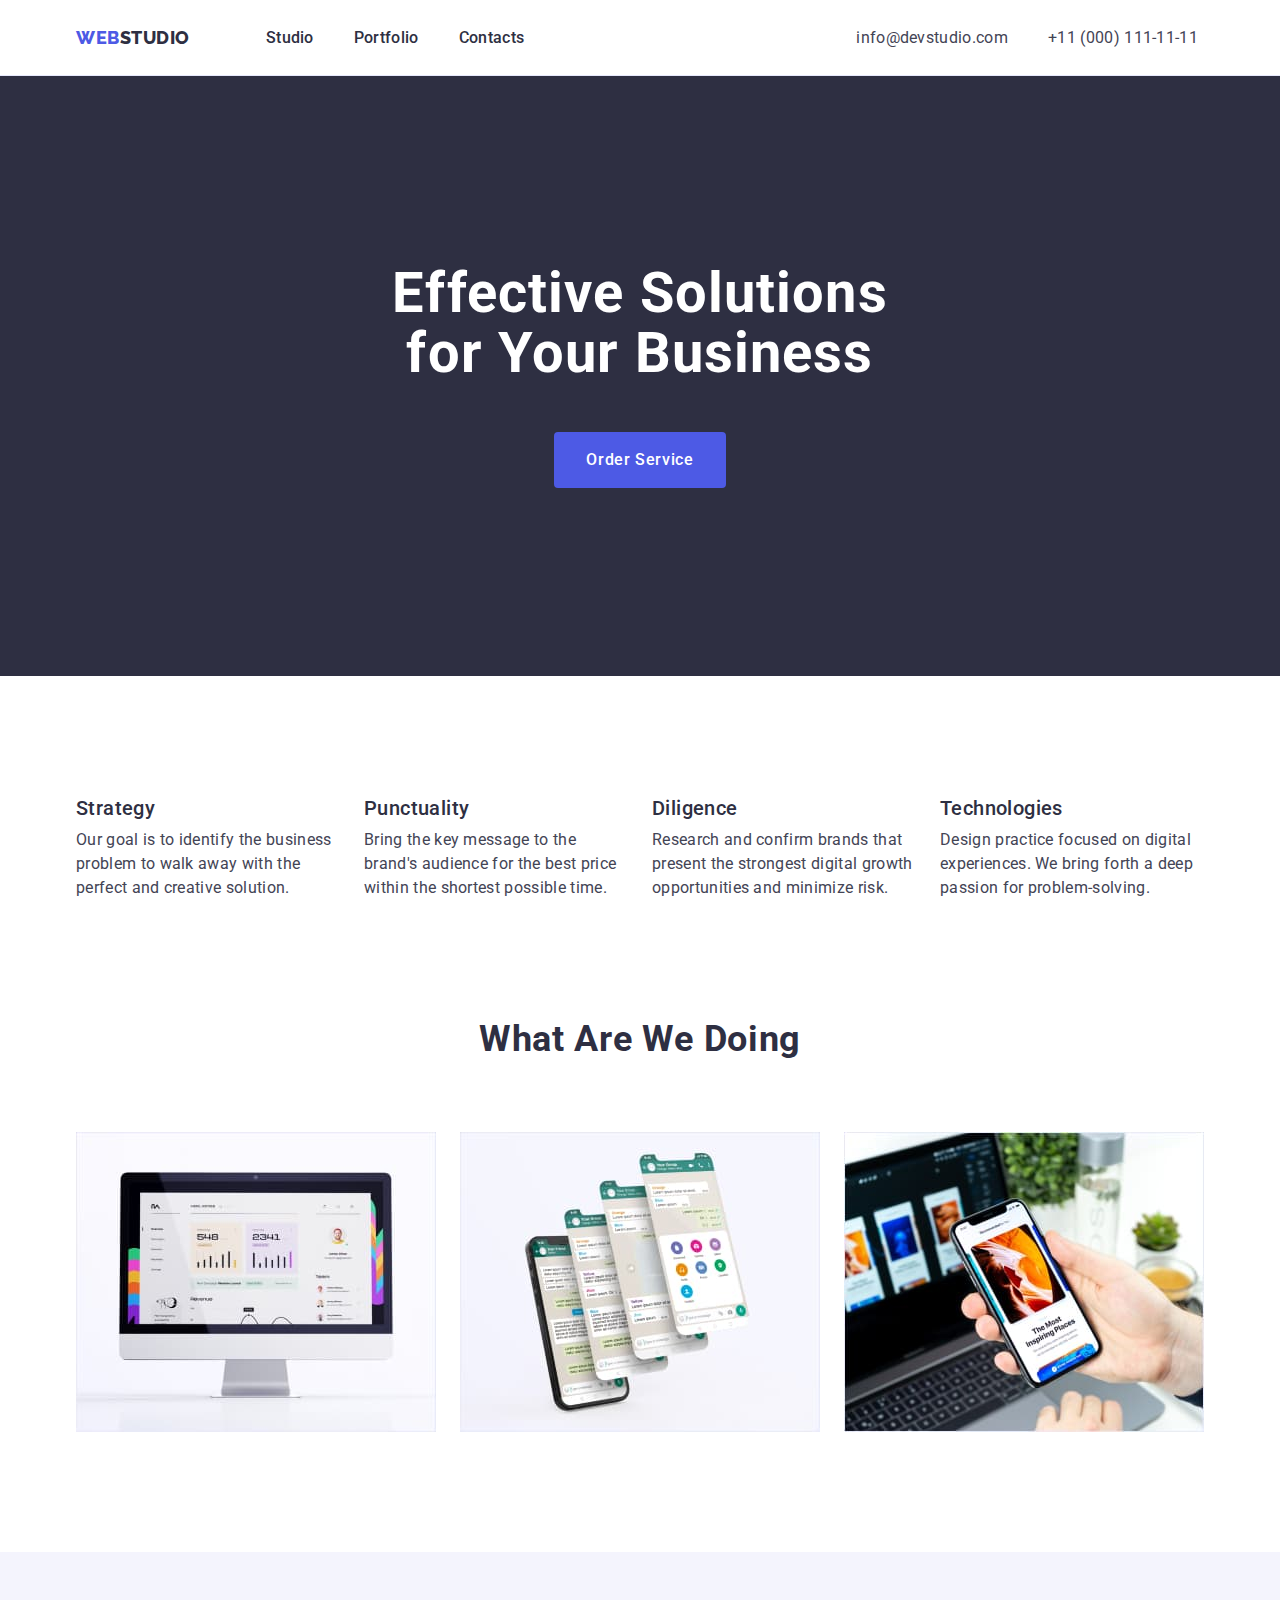
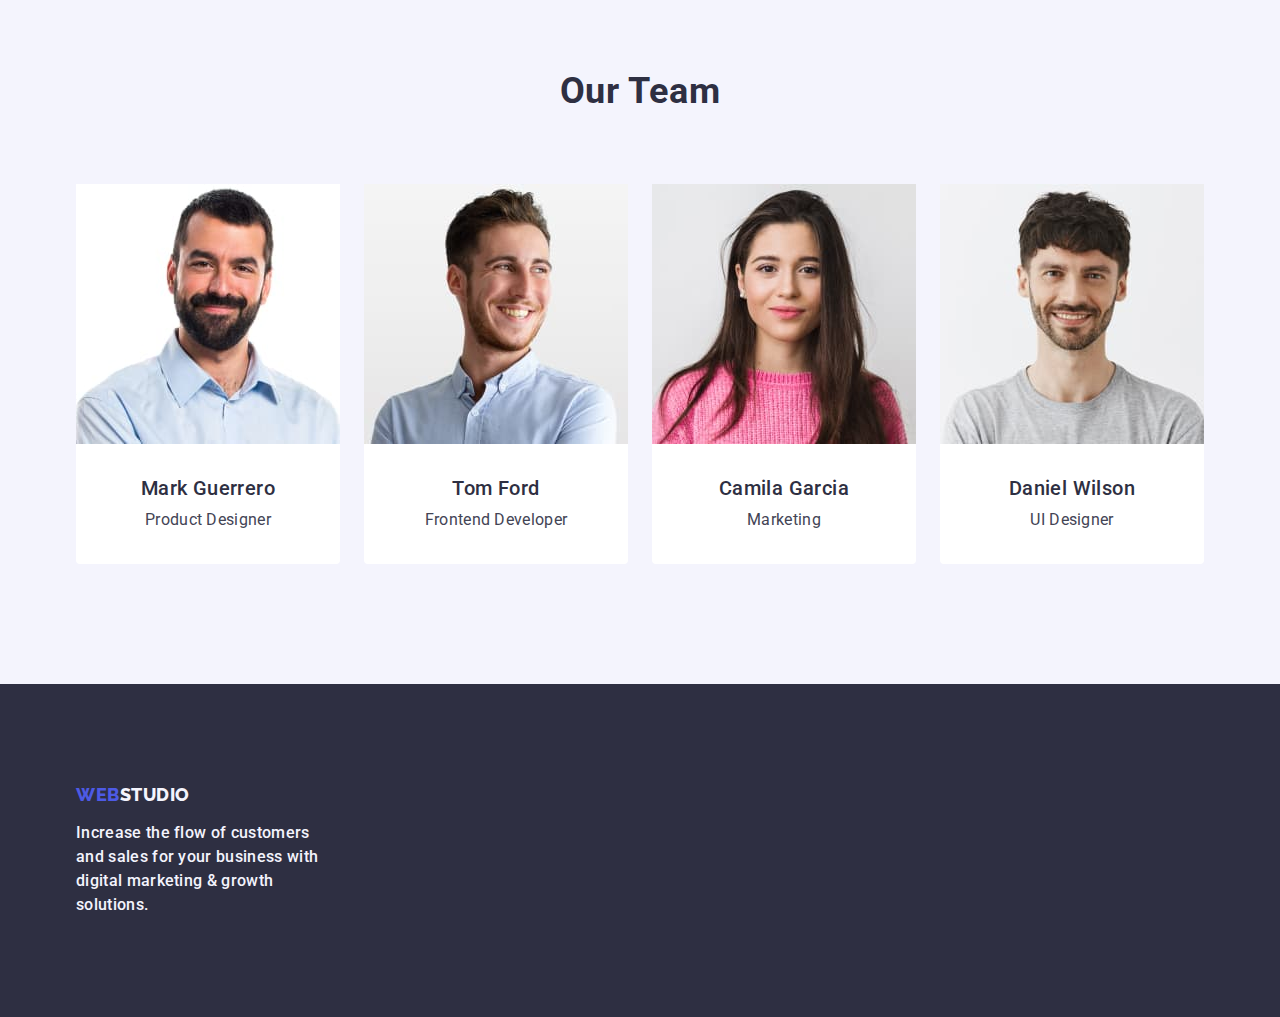
<file: index.html>
<!DOCTYPE html>
<html lang="en">
  <head>
    <meta charset="UTF-8" />
    <meta http-equiv="X-UA-Compatible" content="IE=edge" />
    <meta name="viewport" content="width=device-width, initial-scale=1.0" />
    <title>Web Studio</title>
    <link
      rel="stylesheet"
      href="https://cdnjs.cloudflare.com/ajax/libs/modern-normalize/1.0.0/modern-normalize.min.css"
    />
    <link rel="stylesheet" href="./css/styles.css" />
    <link rel="preconnect" href="https://fonts.googleapis.com" />
    <link rel="preconnect" href="https://fonts.gstatic.com" crossorigin />
    <link
      href="https://fonts.googleapis.com/css2?family=Raleway:wght@800&family=Roboto:wght@400;500;700;900&display=swap"
      rel="stylesheet"
    />
  </head>
  <body>
    <header class="header">
      <div class="container header-flex">
        <nav class="nav">
          <a class="logo link" href="./index.html"
            >Web<span class="studio-header">Studio</span></a
          >
          <ul class="list navigation">
            <li>
              <a class="link headlink studio-link" href="./index.html"
                >Studio</a
              >
            </li>
            <li>
              <a class="link headlink portfolio-link" href="./portfolio.html"
                >Portfolio</a
              >
            </li>
            <li><a class="link headlink" href="">Contacts</a></li>
          </ul>
        </nav>
        <address class="contacts">
          <ul class="list address">
            <li>
              <a class="link address-link" href="mailto:info@devstudio.com"
                >info@devstudio.com</a
              >
            </li>
            <li>
              <a class="link address-link" href="tel:+110001111111"
                >+11 (000) 111-11-11</a
              >
            </li>
          </ul>
        </address>
      </div>
    </header>
    <main>
      <section class="hero">
        <div class="container">
          <h1 class="solutions">Effective Solutions for Your Business</h1>
          <button class="order-btn" type="button">Order Service</button>
        </div>
      </section>
      <section class="features">
        <div class="container">
          <h2 class="section-headline visually-hidden">Features</h2>
          <ul class="list features-list">
            <li class="features-item">
              <h3 class="lists-headline">Strategy</h3>
              <p class="lists-text">
                Our goal is to identify the business problem to walk away with
                the perfect and creative solution.
              </p>
            </li>
            <li class="features-item">
              <h3 class="lists-headline">Punctuality</h3>
              <p class="lists-text">
                Bring the key message to the brand's audience for the best price
                within the shortest possible time.
              </p>
            </li>
            <li class="features-item">
              <h3 class="lists-headline">Diligence</h3>
              <p class="lists-text">
                Research and confirm brands that present the strongest digital
                growth opportunities and minimize risk.
              </p>
            </li>
            <li class="features-item">
              <h3 class="lists-headline">Technologies</h3>
              <p class="lists-text">
                Design practice focused on digital experiences. We bring forth a
                deep passion for problem-solving.
              </p>
            </li>
          </ul>
        </div>
      </section>
      <section class="our-products">
        <div class="container">
          <h2 class="section-headline">What are we doing</h2>
          <ul class="list our-products-list">
            <li class="our-products-item">
              <img
                src="./images/computer.jpg"
                alt="imac with statistic"
                width="360"
                height="300"
              />
            </li>
            <li class="our-products-item">
              <img
                src="./images/phone-screens.jpg"
                alt="phone with opened 4 pages"
                width="360"
                height="300"
              />
            </li>
            <li class="our-products-item">
              <img
                src="./images/phone-in-hend.jpg"
                alt="phone in hand"
                width="360"
                height="300"
              />
            </li>
          </ul>
        </div>
      </section>
      <section class="team">
        <div class="container">
          <h2 class="section-headline">Our Team</h2>
          <ul class="list team-list">
            <li class="teammate">
              <img
                class="teammate-photo"
                src="./images/guerrero.jpg"
                alt="mark guerrero"
                width="264"
                height="260"
              />
              <div class="personal-info">
                <h3 class="lists-headline teammate-name">Mark Guerrero</h3>
                <p class="lists-text teammate-position">Product Designer</p>
              </div>
            </li>
            <li class="teammate">
              <img
                class="teammate-photo"
                src="./images/ford.jpg"
                alt="tom ford"
                width="264"
                height="260"
              />
              <div class="personal-info">
                <h3 class="lists-headline teammate-name">Tom Ford</h3>
                <p class="lists-text teammate-position">Frontend Developer</p>
              </div>
            </li>
            <li class="teammate">
              <img
                class="teammate-photo"
                src="./images/garcia.jpg"
                alt="camila garcia"
                width="264"
                height="260"
              />
              <div class="personal-info">
                <h3 class="lists-headline teammate-name">Camila Garcia</h3>
                <p class="lists-text teammate-position">Marketing</p>
              </div>
            </li>
            <li class="teammate">
              <img
                class="teammate-photo"
                src="./images/wilson.jpg"
                alt="daniel wilson"
                width="264"
                height="260"
              />
              <div class="personal-info">
                <h3 class="lists-headline teammate-name">Daniel Wilson</h3>
                <p class="lists-text teammate-position">UI Designer</p>
              </div>
            </li>
          </ul>
        </div>
      </section>
    </main>
    <footer class="footer">
      <div class="container">
        <a class="logo link footer-logo" href="./index.html"
          >Web<span class="studio-footer">Studio</span></a
        >
        <p class="footer-text">
          Increase the flow of customers and sales for your business with
          digital marketing & growth solutions.
        </p>
      </div>
    </footer>
  </body>
</html>
</file>
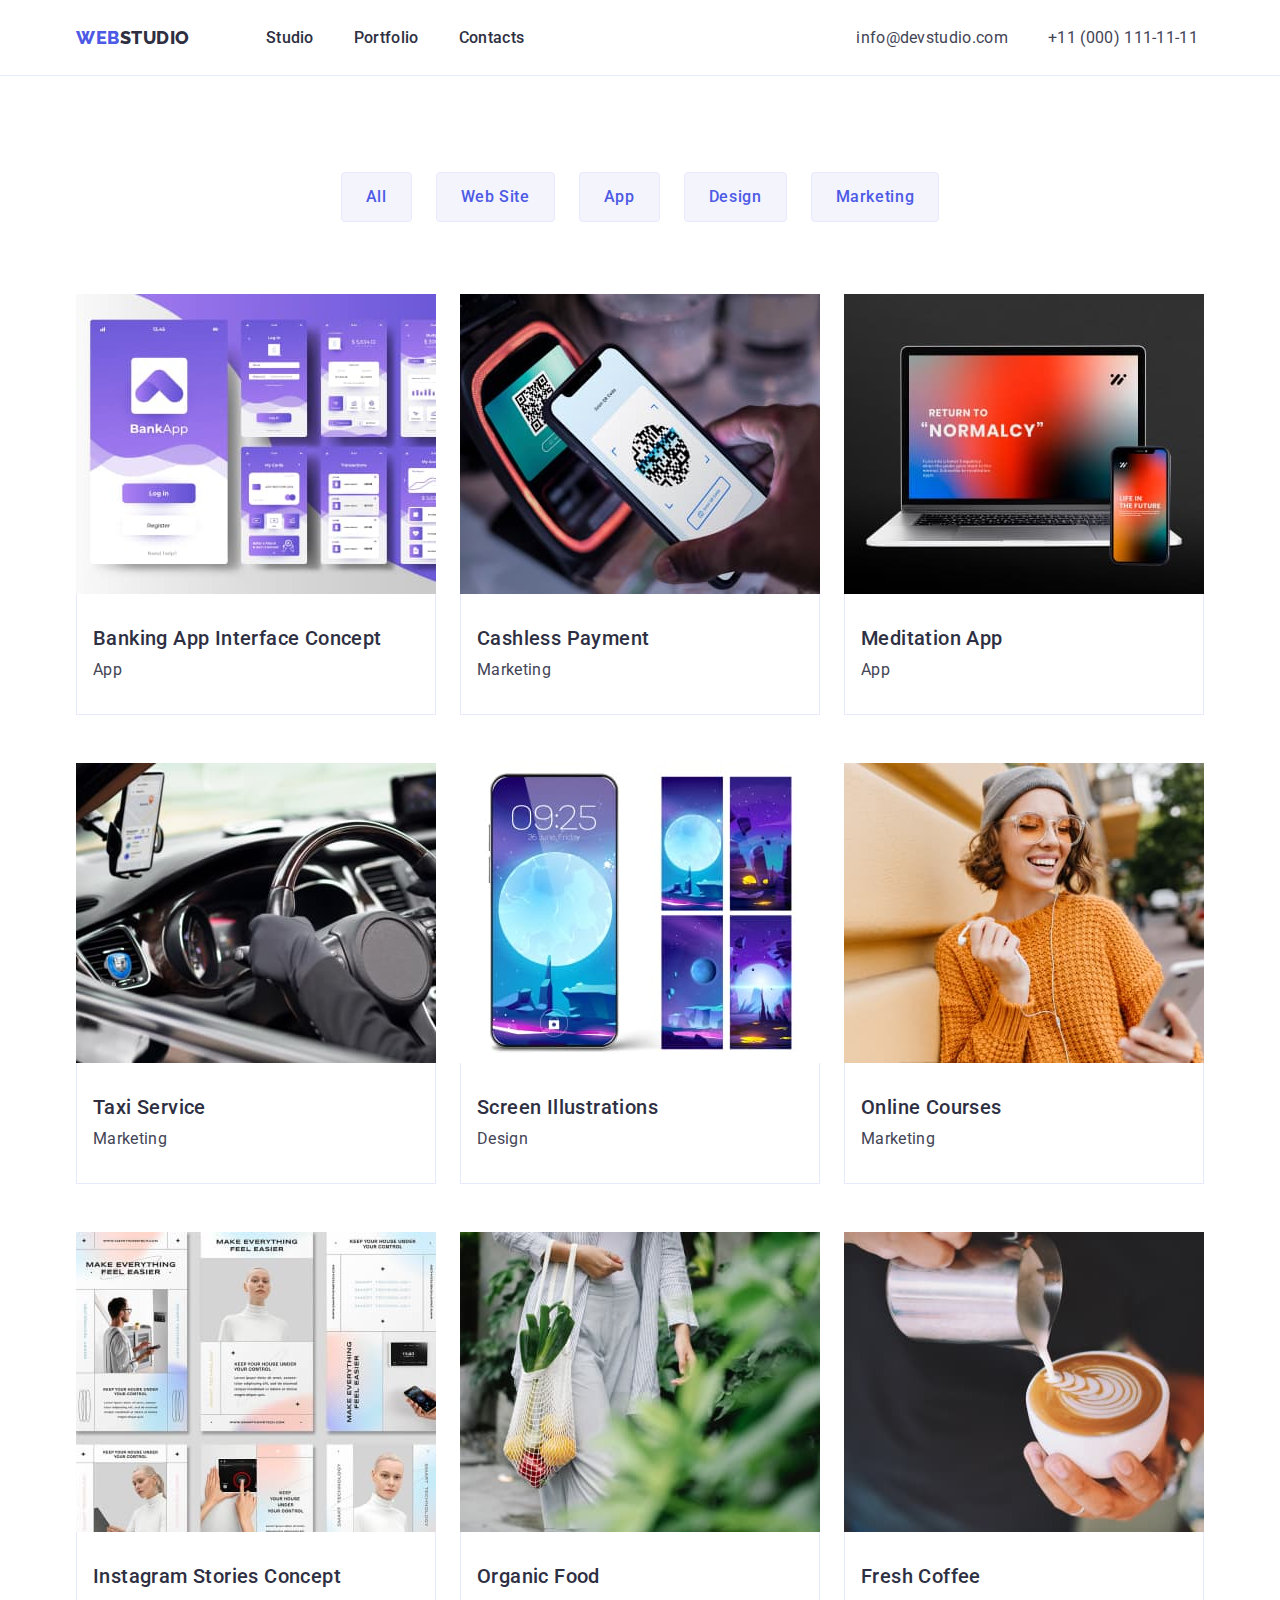
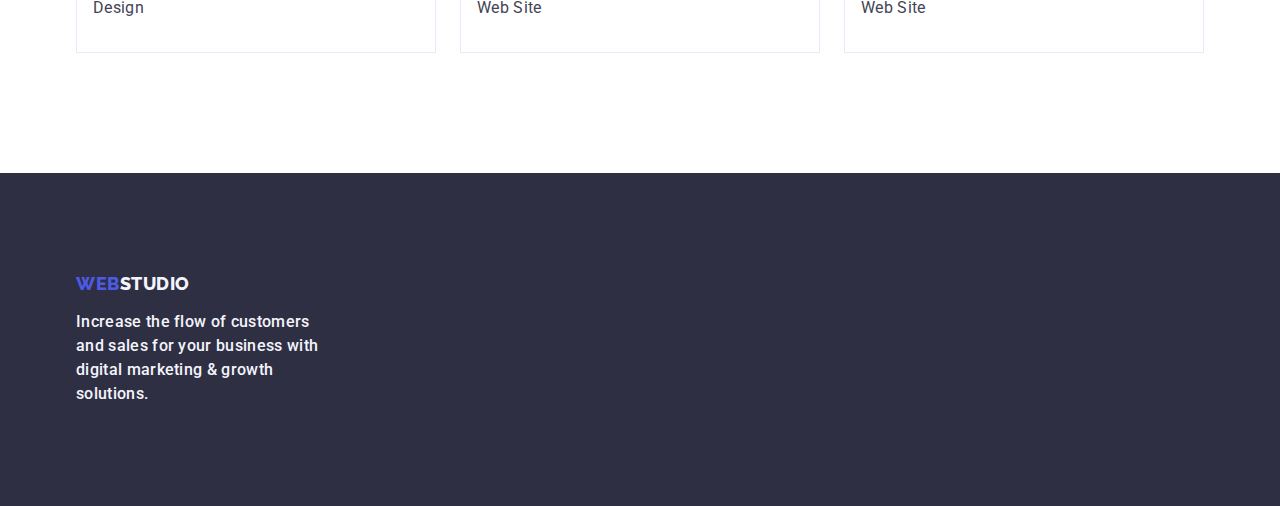
<file: portfolio.html>
<!DOCTYPE html>
<html lang="en">
  <head>
    <meta charset="UTF-8" />
    <meta http-equiv="X-UA-Compatible" content="IE=edge" />
    <meta name="viewport" content="width=device-width, initial-scale=1.0" />
    <title>Portfolio</title>
    <link
      rel="stylesheet"
      href="https://cdnjs.cloudflare.com/ajax/libs/modern-normalize/1.0.0/modern-normalize.min.css"
    />
    <link rel="stylesheet" href="./css/styles.css" />
    <link rel="preconnect" href="https://fonts.googleapis.com" />
    <link rel="preconnect" href="https://fonts.gstatic.com" crossorigin />
    <link
      href="https://fonts.googleapis.com/css2?family=Raleway:wght@800&family=Roboto:wght@400;500;700;900&display=swap"
      rel="stylesheet"
    />
  </head>
  <body>
    <header class="header">
      <div class="container header-flex">
        <nav class="nav">
          <a class="logo link" href="./index.html"
            >Web<span class="studio-header">Studio</span></a
          >
          <ul class="list navigation">
            <li>
              <a class="link headlink studio-link" href="./index.html"
                >Studio</a
              >
            </li>
            <li>
              <a class="link headlink portfolio-link" href="./portfolio.html"
                >Portfolio</a
              >
            </li>
            <li><a class="link headlink" href="">Contacts</a></li>
          </ul>
        </nav>
        <address class="contacts">
          <ul class="list address">
            <li>
              <a class="link address-link" href="mailto:info@devstudio.com"
                >info@devstudio.com</a
              >
            </li>
            <li>
              <a class="link address-link" href="tel:+110001111111"
                >+11 (000) 111-11-11</a
              >
            </li>
          </ul>
        </address>
      </div>
    </header>
    <main>
      <section class="section-products">
        <div class="container">
          <h1 class="visually-hidden">Products</h1>
          <ul class="list filtre-btns">
            <li class="filtre-btn-item">
              <button class="filtre-btn" type="button">All</button>
            </li>
            <li class="filtre-btn-item">
              <button class="filtre-btn" type="button">Web Site</button>
            </li>
            <li class="filtre-btn-item">
              <button class="filtre-btn" type="button">App</button>
            </li>
            <li class="filtre-btn-item">
              <button class="filtre-btn" type="button">Design</button>
            </li>
            <li class="filtre-btn-item">
              <button class="filtre-btn" type="button">Marketing</button>
            </li>
          </ul>
          <ul class="list products">
            <li class="products-item">
              <a class="link product-link" href="">
                <img
                  class="product-img"
                  src="./images/interface-concept.jpg"
                  alt="app concept"
                  width="360"
                  height="300"
                />
                <div class="description">
                  <h2 class="lists-headline">Banking App Interface Concept</h2>
                  <p class="lists-text product-type">App</p>
                </div>
              </a>
            </li>
            <li class="products-item">
              <a class="link product-link" href="">
                <img
                  class="product-img"
                  src="./images/cashless-payment.jpg"
                  alt="phone payment"
                  width="360"
                  height="300"
                />
                <div class="description">
                  <h2 class="lists-headline">Cashless Payment</h2>
                  <p class="lists-text product-type">Marketing</p>
                </div>
              </a>
            </li>
            <li class="products-item">
              <a class="link product-link" href="">
                <img
                  class="product-img"
                  src="./images/meditation-app.jpg"
                  alt="laptop and phone"
                  width="360"
                  height="300"
                />
                <div class="description">
                  <h2 class="lists-headline">Meditation App</h2>
                  <p class="lists-text product-type">App</p>
                </div>
              </a>
            </li>
            <li class="products-item">
              <a class="link product-link" href="">
                <img
                  class="product-img"
                  src="./images/taxi-service.jpg"
                  alt="vehicle interior"
                  width="360"
                  height="300"
                />
                <div class="description">
                  <h2 class="lists-headline">Taxi Service</h2>
                  <p class="lists-text product-type">Marketing</p>
                </div>
              </a>
            </li>
            <li class="products-item">
              <a class="link product-link" href="">
                <img
                  class="product-img"
                  src="./images/screen-illustrations.jpg"
                  alt="phone screens"
                  width="360"
                  height="300"
                />
                <div class="description">
                  <h2 class="lists-headline">Screen Illustrations</h2>
                  <p class="lists-text product-type">Design</p>
                </div>
              </a>
            </li>
            <li class="products-item">
              <a class="link product-link" href="">
                <img
                  class="product-img"
                  src="./images/online-courses.jpg"
                  alt="girl with headphones"
                  width="360"
                  height="300"
                />
                <div class="description">
                  <h2 class="lists-headline">Online Courses</h2>
                  <p class="lists-text product-type">Marketing</p>
                </div>
              </a>
            </li>
            <li class="products-item">
              <a class="link product-link" href="">
                <img
                  class="product-img"
                  src="./images/instagram-stories-concept.jpg"
                  alt="instagram comcept stories"
                  width="360"
                  height="300"
                />
                <div class="description">
                  <h2 class="lists-headline">Instagram Stories Concept</h2>
                  <p class="lists-text product-type">Design</p>
                </div>
              </a>
            </li>
            <li class="products-item">
              <a class="link product-link" href="">
                <img
                  class="product-img"
                  src="./images/organic-food.jpg"
                  alt="vegetables in the net"
                  width="360"
                  height="300"
                />
                <div class="description">
                  <h2 class="lists-headline">Organic Food</h2>
                  <p class="lists-text product-type">Web Site</p>
                </div>
              </a>
            </li>
            <li class="products-item">
              <a class="link product-link" href="">
                <img
                  class="product-img"
                  src="./images/fresh-coffe.jpg"
                  alt="a cap of coffe"
                  width="360"
                  height="300"
                />
                <div class="description">
                  <h2 class="lists-headline">Fresh Coffee</h2>
                  <p class="lists-text product-type">Web Site</p>
                </div>
              </a>
            </li>
          </ul>
        </div>
      </section>
    </main>
    <footer class="footer">
      <div class="container">
        <a class="logo link footer-logo" href="./index.html"
          >Web<span class="studio-footer">Studio</span></a
        >
        <p class="footer-text">
          Increase the flow of customers and sales for your business with
          digital marketing & growth solutions.
        </p>
      </div>
    </footer>
  </body>
</html>
</file>
<file: css/styles.css>
/**-------------GLOBAL-------------**/

body {
    font-family: 'Roboto', sans-serif;
    color: #434455;
    background-color: var(--body-bg-color);
font-weight: 500;
}

h1, 
h2, 
h3, 
h4, 
h5, 
h6, 
p {
    margin: 0;
}

ul, ol {
    margin: 0;
    padding: 0;
}

img {
    display: block;
}

.container {
    width: 1158px;  /*! delete 2 px when delete borders*/
    padding: 0 15px;
    margin: 0 auto;
    /* border: 1px solid #404BBF; */
}

.link {
    text-decoration: none;
}

.list {
    list-style-type: none;
}

.visually-hidden {
    position: absolute;
    width: 1px;
    height: 1px;
    margin: -1px;
    border: 0;
    padding: 0;
    white-space: nowrap;
    clip-path: inset(100%);
    clip: rect(0 0 0 0);
    overflow: hidden;
}

/**-------------VAR-------------**/

:root {
    --body-bg-color: #FFFFFF;
    --bg-color: #2E2F42;
    --linkaction-color: #404BBF;
    --web-color: #4d5ae5;
    --adress-link-color: #434455;
    --bg-filtre-button: #F4F4FD;
}


/*!-------------Web Studio-------------**/

/**-------------HEADER-------------**/

.header {
    padding-top: 25.5px;
    padding-bottom: 25.5px;
    border-bottom: 1px solid #E7E9FC;
}

.header-flex {
    display: flex;
}

.nav {
    display: flex;
    align-items: center;
}

.navigation {
    margin-right: 332px;
}

.navigation,
.address {
    display: flex;
    gap: 40px;
}

.logo {
    color:var(--web-color);
    text-transform: uppercase;
    font-family: 'Raleway', sans-serif;
    font-weight: 800;
    font-size: 18px;
    line-height: 1.17;
    letter-spacing: 0.03em;
    margin-right: 76px;
}

.studio-header {
    color: var(--bg-color)
}

.studio-footer {
    color: var(--bg-filtre-button);
}

.headlink {
    color: var(--bg-color);
    font-size: 16px;
    line-height: 1.5;
    letter-spacing: 0.02em;
    padding-top: 24px;
    padding-bottom: 24px;
}

.headlink:hover, 
.headlink:focus {
    color: var(--linkaction-color);
}

.contacts {
font-style: normal;
}

.address-link {
    color: var(--adress-link-color);
    text-decoration: none;
    font-weight: 400;
    font-size: 16px;
    line-height: 1.5;
    letter-spacing: 0.02em;
}

.address-link:hover, 
.address-link:focus {
    color: var(--linkaction-color);
}

/**-------------HERO-------------**/

.hero, 
.footer {
    background-color: var(--bg-color);
    color: #FFFFFF;
}

.hero {
    padding-top: 188px;
    padding-bottom: 188px;
}

.solutions {
    color: #ffffff;
    font-size: 56px;
    line-height: 1.07;
    text-align: center;
    letter-spacing: 0.02em;
    max-width: 496px;
    margin-left: auto;
    margin-right: auto;
    margin-bottom: 48px;
}

.order-btn {
    display: block;
    min-width: 169px;
    font-family:inherit;
    font-weight: inherit;
    font-size: 16px;
    line-height: 1.5;
    letter-spacing: 0.04em;
    color: #FFFFFF;
    background-color: #4D5AE5;
    cursor: pointer;
    padding: 16px 32px;
    margin-left: auto;
    margin-right: auto;
    border:none;
    border-radius: 4px;
}

.order-btn:hover,
.order-btn:focus {
    background-color: var(--linkaction-color);
}

/**-------------FEATURES-------------**/

.features {
    padding-top: 120px;
    padding-bottom: 120px;
}

.features-list,
.our-products-list,
.team-list {
    display: flex;
    gap: 24px;
}

.features-item {
flex-basis: calc((100% - 72px) / 4);
}

/**-------------TEXT ELEMENTS-------------**/

.section-headline {
    color: var(--bg-color);
    font-size: 36px;
    line-height: 1.11;
    letter-spacing: 0.02em;
    text-align: center;
    text-transform: capitalize;
    margin-bottom: 72px;
}

.lists-headline {
    color: var(--bg-color);
    font-weight: 500;
    font-size: 20px;
    line-height: 1.2;
    letter-spacing: 0.02em;
    margin-bottom: 8px;
}

.lists-text {
    color: var(--adress-link-color);
    font-size: 16px;
    font-weight: 400;
    line-height: 1.5;
    letter-spacing: 0.02em;
}

/**-------------OUR PRODUCTS-------------**/

.our-products {
padding-bottom: 120px;
}

.our-products-item {
    flex-basis: calc((100% - 48px) / 3);
}

/**-------------OUR TEAM-------------**/

.team {
    background-color:var(--bg-filtre-button);
    padding-top: 120px;
    padding-bottom: 120px;
}

.teammate {
    background-color: #FFFFFF;
    flex-basis: calc((100% - 72px) / 4);
    border-radius: 0px 0px 4px 4px;
}

.personal-info {
    padding: 32px 16px;
}

.teammate-name {
    text-align: center;
}

.teammate-position {
    text-align: center;
}

/**-------------FOOTER-------------**/

.footer {
    padding-top: 100px;
    padding-bottom: 100px;
}
.footer-logo {
    display: inline-block;
    margin-bottom: 16px;
}

.footer-text {
    width: 264px;
    color: var(--bg-filtre-button);
    font-size: 16px;
    line-height: 1.5;
    letter-spacing: 0.02em;
}


/*!-------------PORTFOLIO-------------**/

/**-------------SECTION-PRODUCTS-------------**/

.section-products {
    padding-top: 96px;
    padding-bottom: 120px;
}

/**-------------FILTRE-BTNS-------------**/

.filtre-btns {
    display: flex;
    margin-bottom: 72px;
    justify-content: center;
    gap: 24px;
}

.filtre-btn {
    background-color: var(--bg-filtre-button);
    font-family: inherit;
    font-weight: inherit;
    font-size: 16px;
    line-height: 1.5;
    letter-spacing: 0.04em;
    color: var(--web-color);
    cursor: pointer;
    border: 1px solid #E7E9FC;
    border-radius: 4px;
    padding: 12px 24px;
}

.filtre-btn:active,
.filtre-btn:hover,
.filtre-btn:focus {
    background-color: var(--linkaction-color);
    color: #FFFFFF;
    border: 1px solid transparent;
}

/**-------------PRODUCTS-------------**/

.products {
    display: flex;
    flex-wrap: wrap;
    row-gap: 48px;
    column-gap: 24px;
}

.products-item {
    width: calc((100% - 48px) / 3);
}

.description {
    padding: 32px 16px;
    padding-bottom: 32px;
    border-right: 1px solid #E7E9FC;
    border-bottom: 1px solid #E7E9FC;
    border-left: 1px solid #E7E9FC;
}
</file>
